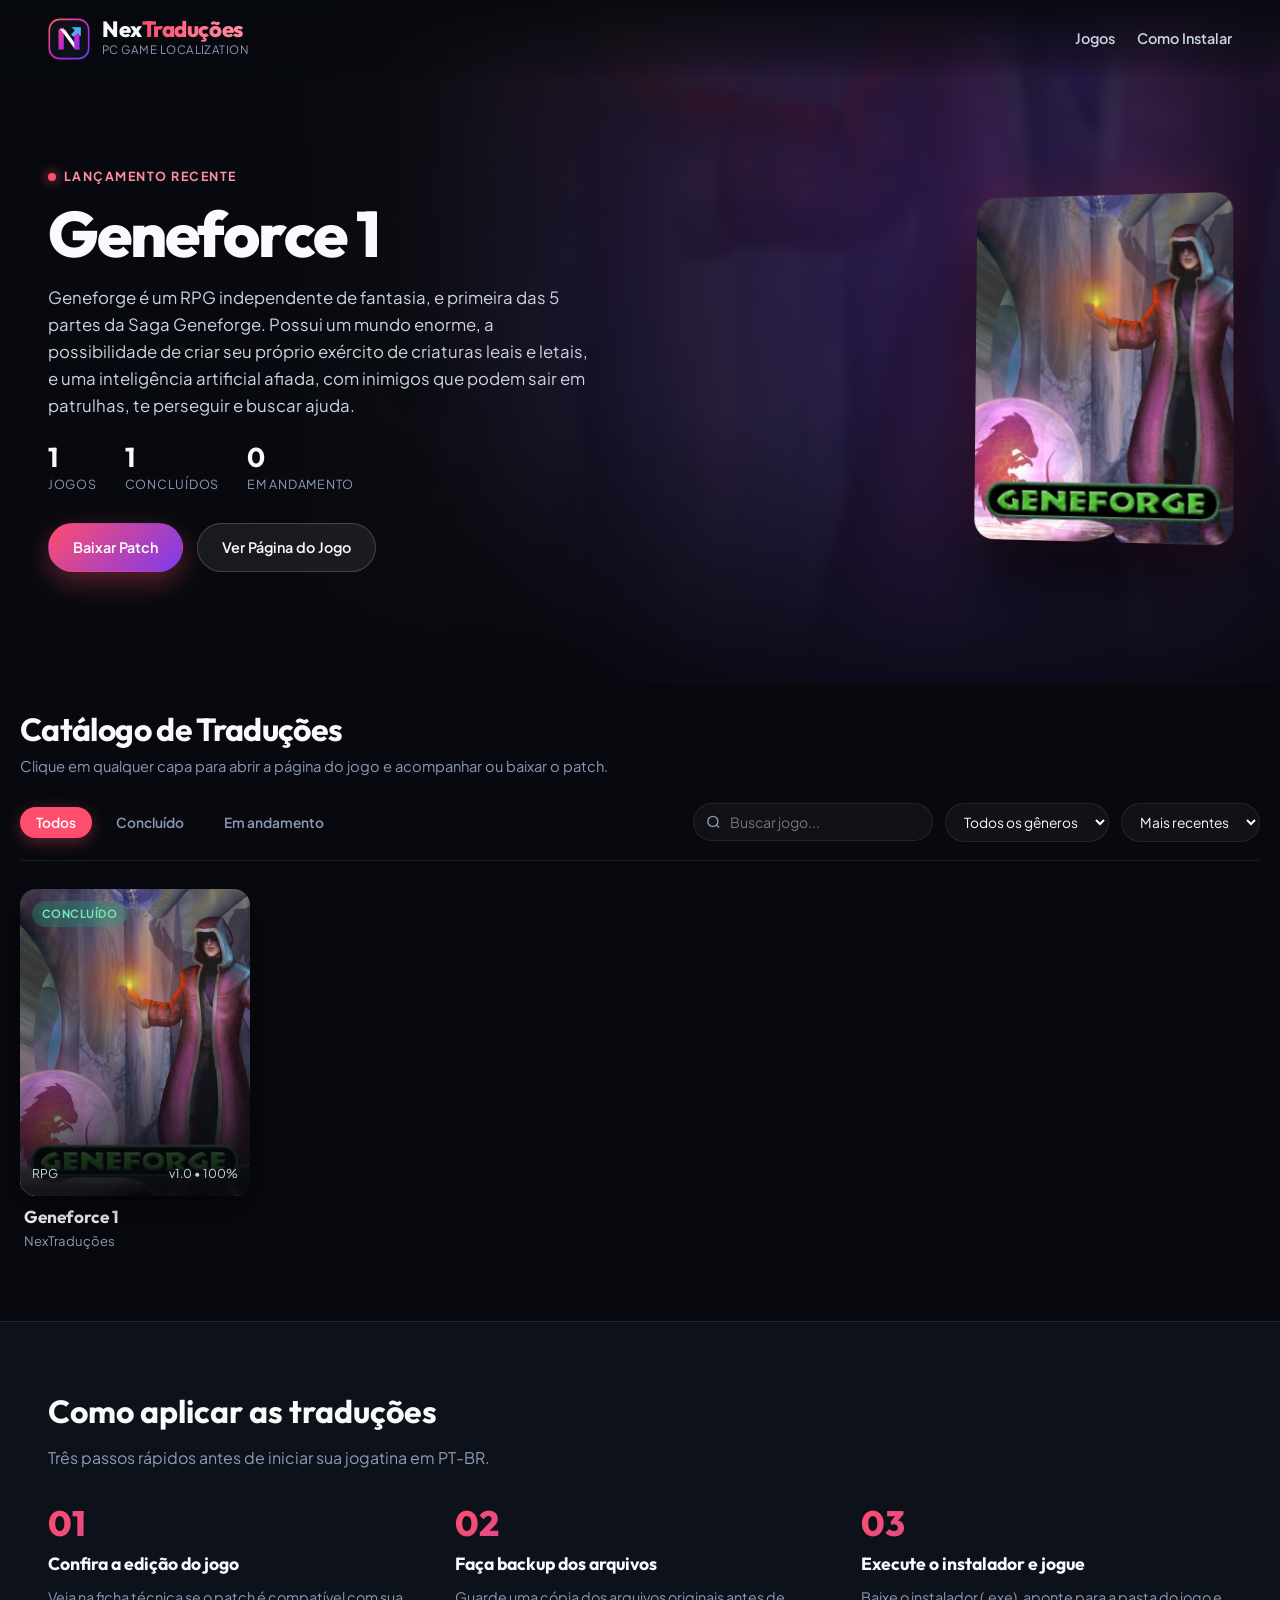
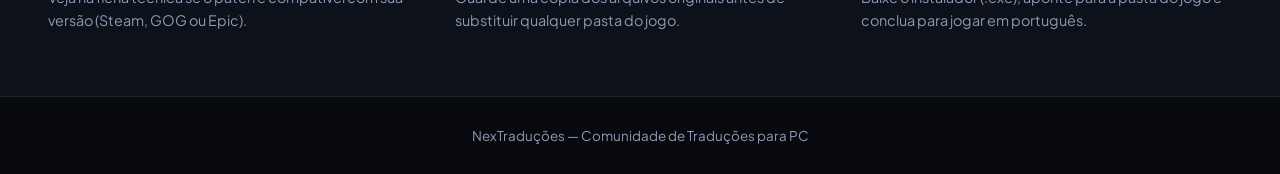
<file: index.html>
<!DOCTYPE html>
<html lang="pt-BR">
<head>
  <meta charset="UTF-8">
  <meta name="viewport" content="width=device-width, initial-scale=1.0">
  <title>NexTraduções — Patches e Traduções para Jogos de PC</title>
  <meta name="description" content="NexTraduções — Catálogo de traduções e patches em PT-BR para jogos de PC, com capas, informações, progresso e downloads diretos.">
  <meta name="robots" content="index, follow">
  <link rel="canonical" href="https://nextraducoes.github.io/">
  <meta property="og:type" content="website">
  <meta property="og:title" content="NexTraduções — Patches e Traduções para Jogos de PC">
  <meta property="og:description" content="Patches e traduções em Português (PT-BR) para jogos de PC com instruções claras e downloads.">
  <meta property="og:url" content="https://nextraducoes.github.io/">
  <meta property="og:image" content="https://nextraducoes.github.io/assets/img/logo.svg">
  <meta name="twitter:card" content="summary">
  <link rel="icon" href="assets/img/logo.svg" type="image/svg+xml">
  <link rel="stylesheet" href="assets/css/style.css">
</head>
<body>
  <header class="site-header">
    <div class="header-inner">
      <a href="./" class="brand">
        <div class="brand-logo" style="background: transparent; box-shadow: none;" aria-hidden="true">
          <img src="assets/img/logo.svg" alt="" width="42" height="42" style="display: block; width: 42px; height: 42px;">
        </div>
        <div class="brand-text">
          <span class="brand-title">Nex<span>Traduções</span></span>
          <span class="brand-sub">PC Game Localization</span>
        </div>
      </a>
      <nav class="header-nav" aria-label="Navegação principal">
        <a href="#catalogo" class="nav-link">Jogos</a>
        <a href="#como-instalar" class="nav-link">Como Instalar</a>
      </nav>
    </div>
  </header>

  <section id="heroSection" class="hero-full" aria-label="Destaque">
    <div id="heroBg" class="hero-bg"></div>
    <div class="hero-overlay"></div>
    <div class="container hero-grid">
      <div>
        <span class="hero-kicker">
          <span class="pulse-dot"></span>
          <span id="heroBadgeText">Traduções para Jogos de PC</span>
        </span>
        <h1 id="heroTitle" class="hero-title">Jogue seus títulos favoritos em Português.</h1>
        <p id="heroDesc" class="hero-desc">
          Patches feitos e organizados para PC com instruções claras, capas e downloads diretos.
        </p>
        <div class="hero-inline-stats">
          <div class="inline-stat">
            <strong id="statTotal">0</strong>
            <span>Jogos</span>
          </div>
          <div class="inline-stat">
            <strong id="statDone">0</strong>
            <span>Concluídos</span>
          </div>
          <div class="inline-stat">
            <strong id="statWip">0</strong>
            <span>Em andamento</span>
          </div>
        </div>
        <div id="heroActions" class="hero-actions">
          <a href="#catalogo" class="btn btn-primary">Explorar Jogos</a>
          <a href="#como-instalar" class="btn">Como Instalar</a>
        </div>
      </div>

      <div class="hero-poster-wrap">
        <div id="heroPoster" class="hero-poster hidden"></div>
      </div>
    </div>
  </section>

  <main style="flex: 1;">
    <section id="catalogo" class="container catalog-section">
      <div class="catalog-top">
        <div class="catalog-heading">
          <h2>Catálogo de Traduções</h2>
          <p>Clique em qualquer capa para abrir a página do jogo e acompanhar ou baixar o patch.</p>
        </div>
      </div>

      <div class="filter-bar">
        <div id="statusPills" class="filter-pills" role="tablist" aria-label="Filtrar por status">
          <button type="button" class="pill-btn active" data-status="all">Todos</button>
          <button type="button" class="pill-btn" data-status="Concluído">Concluído</button>
          <button type="button" class="pill-btn" data-status="Em andamento">Em andamento</button>
        </div>

        <div class="filter-inputs">
          <div class="search-wrap">
            <svg class="search-icon" width="15" height="15" viewBox="0 0 24 24" fill="none" stroke="currentColor" stroke-width="2.2">
              <circle cx="11" cy="11" r="8"></circle>
              <line x1="21" y1="21" x2="16.65" y2="16.65"></line>
            </svg>
            <input id="searchInput" class="search-input" type="search" placeholder="Buscar jogo...">
          </div>
          <select id="genreFilter" class="select-input" aria-label="Filtrar por gênero">
            <option value="all">Todos os gêneros</option>
            <option value="RPG">RPG</option>
            <option value="Ação">Ação</option>
            <option value="Aventura">Aventura</option>
            <option value="Visual Novel">Visual Novel</option>
            <option value="Estratégia">Estratégia</option>
            <option value="Terror">Terror</option>
            <option value="Indie">Indie</option>
            <option value="Outro">Outro</option>
          </select>
          <select id="sortFilter" class="select-input" aria-label="Ordenar por">
            <option value="recent">Mais recentes</option>
            <option value="az">A-Z</option>
            <option value="progress">Progresso</option>
          </select>
        </div>
      </div>

      <div id="gamesGrid" class="games-grid" aria-live="polite">
        <div class="skeleton"></div>
        <div class="skeleton"></div>
        <div class="skeleton"></div>
        <div class="skeleton"></div>
      </div>
    </section>

    <section id="como-instalar" class="guide-band">
      <div class="container">
        <h2>Como aplicar as traduções</h2>
        <p class="guide-lead">Três passos rápidos antes de iniciar sua jogatina em PT-BR.</p>
        <div class="guide-steps">
          <div class="guide-step">
            <span class="step-num">01</span>
            <h3>Confira a edição do jogo</h3>
            <p>Veja na ficha técnica se o patch é compatível com sua versão (Steam, GOG ou Epic).</p>
          </div>
          <div class="guide-step">
            <span class="step-num">02</span>
            <h3>Faça backup dos arquivos</h3>
            <p>Guarde uma cópia dos arquivos originais antes de substituir qualquer pasta do jogo.</p>
          </div>
          <div class="guide-step">
            <span class="step-num">03</span>
            <h3>Execute o instalador e jogue</h3>
            <p>Baixe o instalador (.exe), aponte para a pasta do jogo e conclua para jogar em português.</p>
          </div>
        </div>
      </div>
    </section>
  </main>

  <footer class="site-footer">
    <div class="container">
      NexTraduções &mdash; Comunidade de Traduções para PC
    </div>
  </footer>

  <script src="assets/js/app.js"></script>
</body>
</html>
</file>
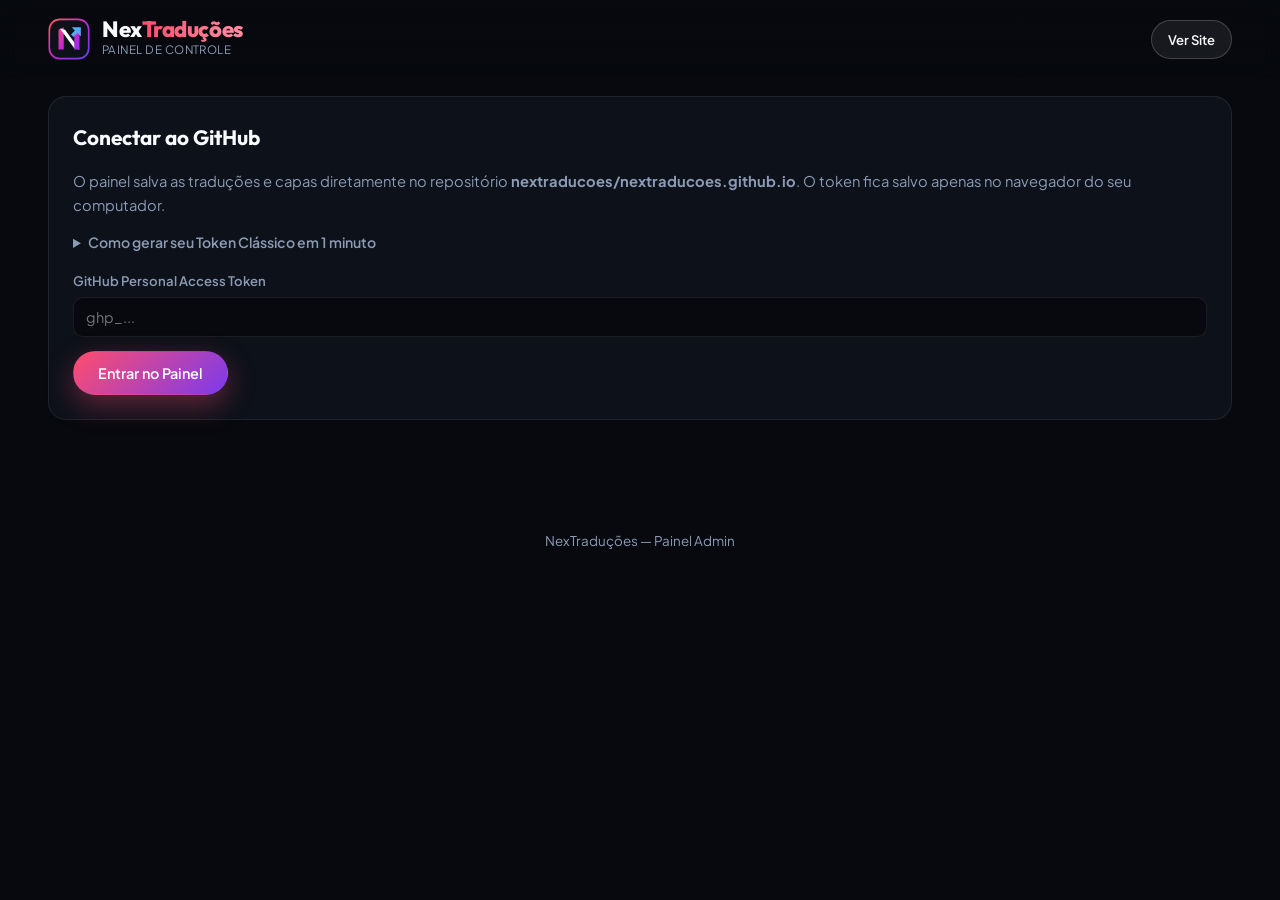
<file: admin/index.html>
<!DOCTYPE html>
<html lang="pt-BR">
<head>
  <meta charset="UTF-8">
  <meta name="viewport" content="width=device-width, initial-scale=1.0">
  <title>Painel Admin — NexTraduções</title>
  <meta name="robots" content="noindex, nofollow">
  <link rel="icon" href="../assets/img/logo.svg" type="image/svg+xml">
  <link rel="stylesheet" href="../assets/css/style.css">
</head>
<body>
  <header class="site-header">
    <div class="header-inner">
      <a href="../" class="brand">
        <div class="brand-logo" style="background: transparent; box-shadow: none;" aria-hidden="true">
          <img src="../assets/img/logo.svg" alt="" width="42" height="42" style="display: block; width: 42px; height: 42px;">
        </div>
        <div class="brand-text">
          <span class="brand-title">Nex<span>Traduções</span></span>
          <span class="brand-sub">Painel de Controle</span>
        </div>
      </a>
      <div class="header-nav">
        <a href="../" class="btn btn-sm">Ver Site</a>
        <button id="logoutBtn" type="button" class="btn btn-sm btn-danger hidden">Sair (Limpar Token)</button>
      </div>
    </div>
  </header>

  <main class="container admin-main">
    <div id="alertBox" class="alert hidden" role="status"></div>

    <section id="loginSection" class="panel-card">
      <h2>Conectar ao GitHub</h2>
      <p style="color: var(--muted); margin-bottom: 14px; font-size: 0.92rem;">
        O painel salva as traduções e capas diretamente no repositório <strong>nextraducoes/nextraducoes.github.io</strong>.
        O token fica salvo apenas no navegador do seu computador.
      </p>
      <details style="margin-bottom: 16px; color: var(--muted); font-size: 0.88rem;">
        <summary style="cursor: pointer; color: var(--accent-bright); font-weight: 600;">Como gerar seu Token Clássico em 1 minuto</summary>
        <ol style="margin: 10px 0 0 20px; line-height: 1.7;">
          <li>Acesse <code>https://github.com/settings/tokens/new</code>.</li>
          <li>Em <strong>Note</strong>, dê um nome (ex: <code>painel-nextraducoes</code>).</li>
          <li>Marque a caixinha <strong><code>repo</code></strong>.</li>
          <li>Clique em <strong>Generate token</strong>, copie o código <code>ghp_...</code> e cole abaixo.</li>
        </ol>
      </details>

      <form id="loginForm" class="form-grid">
        <div class="form-group full">
          <label for="tokenInput">GitHub Personal Access Token</label>
          <input id="tokenInput" class="form-control" type="password" placeholder="ghp_..." required>
        </div>
        <div class="form-group full">
          <button id="loginBtn" type="submit" class="btn btn-primary" style="width: fit-content;">Entrar no Painel</button>
        </div>
      </form>
    </section>

    <div id="adminSection" class="hidden">
      <div class="admin-layout">
        <div>
          <section class="panel-card">
            <h2 id="formHeading">Nova Tradução</h2>
            <form id="gameForm" class="form-grid">
              <div class="form-group">
                <label for="titulo">Nome do Jogo *</label>
                <input id="titulo" class="form-control" type="text" placeholder="Ex: Geneforge 1 - Mutagen" required>
              </div>

              <div class="form-group">
                <label for="genero">Gênero</label>
                <select id="genero" class="form-control">
                  <option value="RPG">RPG</option>
                  <option value="Ação">Ação</option>
                  <option value="Aventura">Aventura</option>
                  <option value="Visual Novel">Visual Novel</option>
                  <option value="Estratégia">Estratégia</option>
                  <option value="Terror">Terror</option>
                  <option value="Indie">Indie</option>
                  <option value="Outro">Outro</option>
                </select>
              </div>

              <div class="form-group">
                <label for="status">Status *</label>
                <select id="status" class="form-control">
                  <option value="Concluído">Concluído</option>
                  <option value="Em andamento">Em andamento</option>
                  
                  
                </select>
              </div>

              <div class="form-group">
                <label for="progresso">Progresso (%)</label>
                <input id="progresso" class="form-control" type="number" min="0" max="100" value="100">
              </div>

              <div class="form-group">
                <label for="versao">Versão do Patch</label>
                <input id="versao" class="form-control" type="text" placeholder="Ex: v1.0" value="v1.0">
              </div>

              <div class="form-group">
                <label for="plataforma">Compatibilidade (PC)</label>
                <input id="plataforma" class="form-control" type="text" value="PC (Steam / GOG / Epic)">
              </div>

              <div class="form-group">
                <label for="autor">Autor / Equipe</label>
                <input id="autor" class="form-control" type="text" value="NexTraduções">
              </div>

              <div class="form-group">
                <label for="lojaUrl">Link da Loja Oficial (opcional)</label>
                <input id="lojaUrl" class="form-control" type="url" placeholder="https://store.steampowered.com/app/...">
              </div>

              <div class="form-group">
                <label id="downloadUrlLabel" for="downloadUrl">Link Externo de Download *</label>
                <input id="downloadUrl" class="form-control" type="url" placeholder="https://drive.google.com/...">
              </div>

              <div class="form-group">
                <label for="mirror">Nome do Servidor (opcional)</label>
                <input id="mirror" class="form-control" type="text" placeholder="Ex: Google Drive, MediaFire, Mega">
              </div>

              <div class="form-group full">
                <label class="checkbox-row">
                  <input id="destaque" type="checkbox">
                  <span><strong>Destacar no topo do site</strong> (exibe este jogo no banner principal da página inicial)</span>
                </label>
              </div>

              <div class="form-group full">
                <label for="coverFile">Capa do Jogo (enviar imagem do PC ou colar URL abaixo)</label>
                <div class="cover-preview-box">
                  <img id="coverPreview" class="cover-preview-img hidden" alt="Prévia da capa">
                  <div style="flex: 1; min-width: 240px; display: flex; flex-direction: column; gap: 8px;">
                    <input id="coverFile" class="form-control" type="file" accept="image/png, image/jpeg, image/webp">
                    <input id="capaUrl" class="form-control" type="text" placeholder="Ou cole a URL da imagem (https://...)">
                  </div>
                </div>
              </div>

              <div class="form-group full">
                <label for="sinopse">Sinopse do Jogo (aparece no destaque da página inicial)</label><textarea id="sinopse" class="form-control" placeholder="Resumo curto da história ou proposta do jogo para atrair visitantes..."></textarea></div><div class="form-group full"><label for="descricao">Descrição e Informações</label>
                <textarea id="descricao" class="form-control" placeholder="O que foi traduzido (menus, diálogos, texturas), versão do jogo compatível, observações..."></textarea>
              </div>

              <div class="form-group full">
                <label for="instalacao">Instruções de Instalação</label>
                <textarea id="instalacao" class="form-control" placeholder="1. Baixe o instalador (.exe)&#10;2. Execute como administrador (se necessário)&#10;3. Selecione a pasta do jogo e avance até concluir"></textarea>
              </div>

              <div class="form-group full" style="flex-direction: row; gap: 10px; flex-wrap: wrap;">
                <button id="submitBtn" type="submit" class="btn btn-primary">Publicar Tradução</button>
                <button id="cancelEditBtn" type="button" class="btn hidden">Cancelar Edição</button>
              </div>
            </form>
          </section>

          <section class="panel-card">
            <h2>Traduções Publicadas</h2>
            <div id="adminList" class="admin-list"></div>
          </section>
        </div>

        <aside class="preview-sticky">
          <div class="panel-card">
            <h2>Prévia do Card</h2>
            <article class="game-card" style="cursor: default;">
              <div class="cover-wrap">
                <img id="liveCardImg" class="hidden" alt="Prévia">
                <div id="liveCardPlaceholder" class="cover-placeholder">Sem capa</div>
                <div class="cover-gradient"></div>
                <span id="liveCardStatus" class="badge cover-badge badge-concluido">Concluído</span>
                <span id="liveCardGenre" class="badge genre-badge">RPG</span>
              </div>
              <div class="card-body">
                <h3 id="liveCardTitle" class="card-title">Nome do Jogo</h3>
                <div class="card-meta">
                  <span id="liveCardVersion">v1.0</span>
                  <span id="liveCardProgressText">100%</span>
                </div>
                <div class="progress-bar">
                  <div id="liveCardProgressBar" class="progress-fill" style="width: 100%;"></div>
                </div>
                <p id="liveCardDesc" class="card-desc">A descrição do projeto aparecerá aqui.</p>
                <div class="card-footer">
                  <span id="liveCardAuthor">NexTraduções</span>
                  <span class="card-cta">Ver ficha →</span>
                </div>
              </div>
            </article>
          </div>
        </aside>
      </div>
    </div>
  </main>

  <footer class="site-footer">
    <div class="container">
      NexTraduções &mdash; Painel Admin
    </div>
  </footer>

  <script src="../assets/js/admin.js"></script>
</body>
</html>
</file>
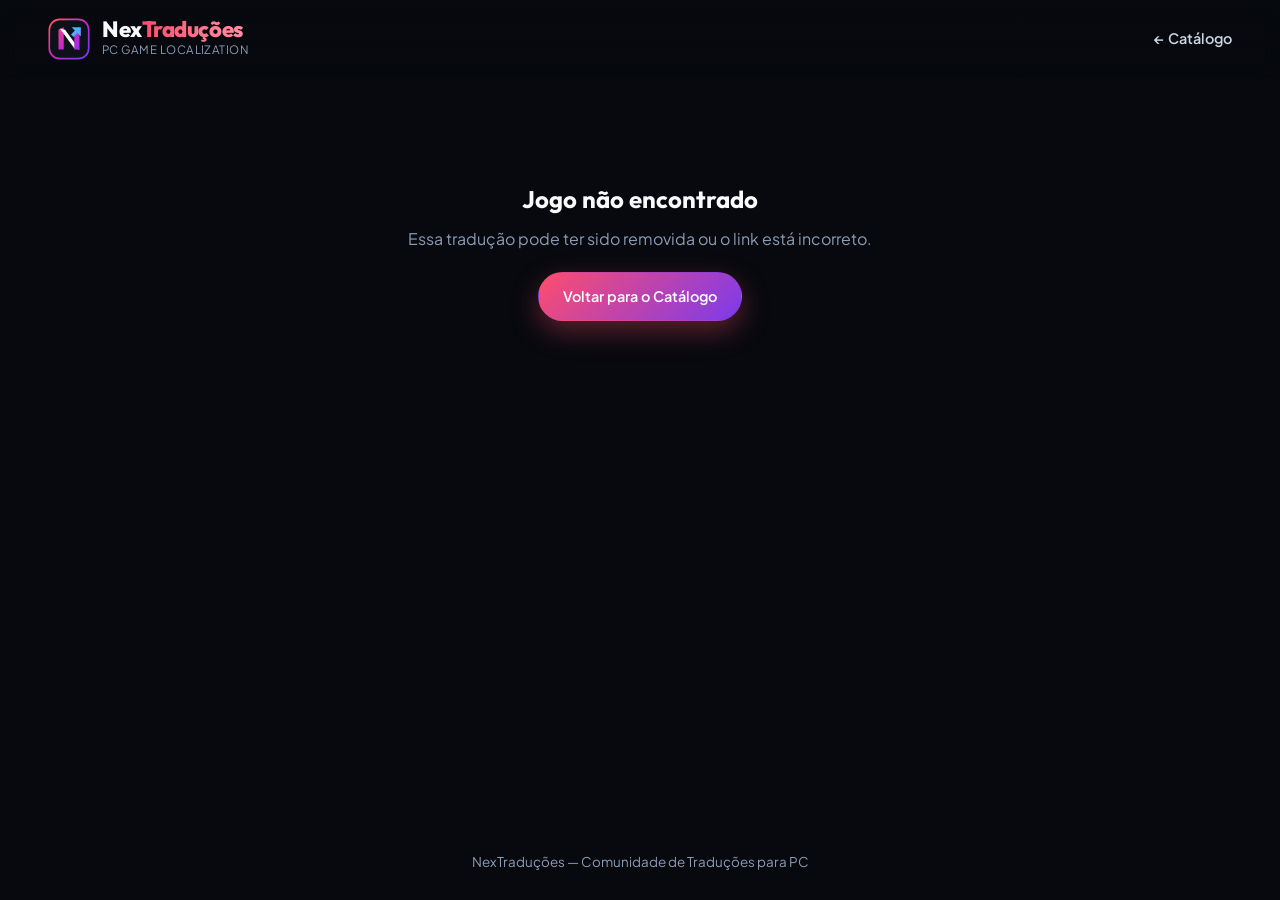
<file: jogo/index.html>
<!DOCTYPE html>
<html lang="pt-BR">
<head>
  <meta charset="UTF-8">
  <meta name="viewport" content="width=device-width, initial-scale=1.0">
  <title>Carregando... — NexTraduções</title>
  <meta name="description" content="Ficha técnica, progresso, instruções de instalação e download da tradução PT-BR na NexTraduções.">
  <meta name="robots" content="index, follow">
  <link id="canonicalLink" rel="canonical" href="https://nextraducoes.github.io/jogo/">
  <meta property="og:type" content="article">
  <meta id="ogTitle" property="og:title" content="Tradução de Jogo — NexTraduções">
  <meta id="ogDesc" property="og:description" content="Confira a tradução em PT-BR para PC na NexTraduções.">
  <meta id="ogUrl" property="og:url" content="https://nextraducoes.github.io/jogo/">
  <meta id="ogImage" property="og:image" content="https://nextraducoes.github.io/assets/img/logo.svg">
  <link rel="icon" href="../assets/img/logo.svg" type="image/svg+xml">
  <link rel="stylesheet" href="../assets/css/style.css">
</head>
<body>
  <header class="site-header">
    <div class="header-inner">
      <a href="../" class="brand">
        <div class="brand-logo" style="background: transparent; box-shadow: none;" aria-hidden="true">
          <img src="../assets/img/logo.svg" alt="" width="42" height="42" style="display: block; width: 42px; height: 42px;">
        </div>
        <div class="brand-text">
          <span class="brand-title">Nex<span>Traduções</span></span>
          <span class="brand-sub">PC Game Localization</span>
        </div>
      </a>
      <nav class="header-nav" aria-label="Navegação principal">
        <a href="../" class="nav-link">&larr; Catálogo</a>
        
      </nav>
    </div>
  </header>

  <main style="flex: 1;">
    <div id="loadingState" class="container" style="padding-top: 130px; text-align: center;">
      <p style="color: var(--muted);">Carregando informações do jogo...</p>
    </div>

    <div id="notFoundState" class="container empty-state hidden" style="margin-top: 120px;">
      <h2>Jogo não encontrado</h2>
      <p style="margin-bottom: 20px;">Essa tradução pode ter sido removida ou o link está incorreto.</p>
      <a href="../" class="btn btn-primary">Voltar para o Catálogo</a>
    </div>

    <article id="gameContent" class="hidden">
      <section class="game-hero">
        <div id="gameHeroBg" class="hero-bg"></div>
        <div class="hero-overlay"></div>
        <div class="container game-hero-grid">
          <div id="gameCover" class="game-cover-large"></div>
          <div>
            <div style="display: flex; gap: 8px; flex-wrap: wrap; margin-bottom: 12px;">
              <span id="gameBadge" class="badge"></span>
              <span id="gameGenre" class="badge" style="background: rgba(255,255,255,0.08); color: var(--text-soft);"></span>
            </div>
            <h1 id="gameTitle" class="hero-title" style="font-size: clamp(2rem, 4vw, 3.2rem); margin-bottom: 10px;"></h1>

            <div class="game-page-meta">
              <div><strong>Versão</strong><span id="gameVersao"></span></div>
              <div><strong>Progresso</strong><span id="gameProgresso"></span></div>
              <div><strong>Plataforma</strong><span id="gamePlataforma"></span></div>
              <div><strong>Autor</strong><span id="gameAutor"></span></div>
              <div><strong>Atualizado em</strong><span id="gameData"></span></div>
            </div>

            <div class="hero-actions" id="gameActions"></div>
          </div>
        </div>
      </section>

      <section class="container game-details-body">
        <div id="sinopseBlock" class="detail-block hidden" style="grid-column: 1 / -1;">
          <h2>Sinopse</h2>
          <p id="gameSinopse"></p>
        </div>
        <div class="detail-block">
          <h2>Sobre a tradução</h2>
          <p id="gameDesc"></p>
        </div>
        <div class="detail-block">
          <h2>Como instalar</h2>
          <p id="gameInstall"></p>
        </div>
      </section>
    </article>
  </main>

  <footer class="site-footer">
    <div class="container">
      NexTraduções &mdash; Comunidade de Traduções para PC
    </div>
  </footer>

  <script src="../assets/js/jogo.js"></script>
</body>
</html>
</file>
<file: assets/css/style.css>
@import url('https://fonts.googleapis.com/css2?family=Outfit:wght@500;600;700;800&family=Plus+Jakarta+Sans:wght@400;500;600;700&display=swap');

:root {
  color-scheme: dark;
  --bg: #07090e;
  --bg-alt: #0d111a;
  --surface: #131926;
  --surface-2: #1a2234;
  --border: rgba(255, 255, 255, 0.08);
  --text: #f8fafc;
  --text-soft: #cbd5e1;
  --muted: #8b9bb4;
  --accent: #ff4d6d;
  --accent-2: #7c3aed;
  --cyan: #38bdf8;
  --success: #10b981;
  --warning: #f59e0b;
  --danger: #ef4444;
}

* {
  box-sizing: border-box;
  margin: 0;
  padding: 0;
}

html {
  scroll-behavior: smooth;
}

body {
  font-family: 'Plus Jakarta Sans', -apple-system, BlinkMacSystemFont, sans-serif;
  background-color: var(--bg);
  color: var(--text);
  line-height: 1.6;
  min-height: 100vh;
  display: flex;
  flex-direction: column;
  overflow-x: hidden;
}

a {
  color: inherit;
  text-decoration: none;
}

.container {
  width: 100%;
  max-width: 1240px;
  margin: 0 auto;
  padding: 0 28px;
}

/* Seamless Full-Bleed Header */
.site-header {
  position: fixed;
  top: 0;
  left: 0;
  right: 0;
  z-index: 40;
  background: linear-gradient(to bottom, rgba(7, 9, 14, 0.9), rgba(7, 9, 14, 0.35) 75%, transparent);
  backdrop-filter: blur(10px);
  -webkit-backdrop-filter: blur(10px);
  transition: background 0.25s ease;
}

.header-inner {
  max-width: 1240px;
  margin: 0 auto;
  padding: 18px 28px;
  display: flex;
  align-items: center;
  justify-content: space-between;
  gap: 16px;
}

.brand {
  display: flex;
  align-items: center;
  gap: 12px;
}

.brand-logo {
  width: 42px;
  height: 42px;
  border-radius: 12px;
  background: linear-gradient(135deg, var(--accent), var(--accent-2));
  display: grid;
  place-items: center;
  box-shadow: 0 8px 24px rgba(255, 77, 109, 0.35);
  transition: transform 0.3s cubic-bezier(0.22, 1, 0.36, 1);
}

.brand:hover .brand-logo {
  transform: rotate(-6deg) scale(1.06);
}

.brand-text {
  display: flex;
  flex-direction: column;
}

.brand-title {
  font-family: 'Outfit', sans-serif;
  font-size: 1.38rem;
  font-weight: 800;
  letter-spacing: -0.02em;
  line-height: 1.05;
}

.brand-title span {
  background: linear-gradient(90deg, #ff4d6d, #ff8fa3);
  -webkit-background-clip: text;
  background-clip: text;
  color: transparent;
}

.brand-sub {
  font-size: 0.72rem;
  color: var(--muted);
  letter-spacing: 0.04em;
  text-transform: uppercase;
}

.header-nav {
  display: flex;
  align-items: center;
  gap: 22px;
}

.nav-link {
  color: var(--text-soft);
  font-size: 0.9rem;
  font-weight: 600;
  position: relative;
  transition: color 0.15s;
}

.nav-link::after {
  content: "";
  position: absolute;
  left: 0;
  bottom: -4px;
  width: 0;
  height: 2px;
  background: var(--accent);
  transition: width 0.22s ease;
}

.nav-link:hover {
  color: #fff;
}

.nav-link:hover::after {
  width: 100%;
}

/* Buttons */
.btn {
  display: inline-flex;
  align-items: center;
  justify-content: center;
  gap: 8px;
  padding: 12px 24px;
  border-radius: 999px;
  border: 1px solid rgba(255, 255, 255, 0.18);
  background: rgba(255, 255, 255, 0.07);
  color: var(--text);
  font-family: inherit;
  font-size: 0.9rem;
  font-weight: 600;
  cursor: pointer;
  transition: all 0.22s cubic-bezier(0.22, 1, 0.36, 1);
}

.btn:hover {
  background: rgba(255, 255, 255, 0.14);
  transform: translateY(-2px);
}

.btn:disabled {
  opacity: 0.55;
  cursor: not-allowed;
  transform: none;
}

.btn-primary {
  background: linear-gradient(135deg, var(--accent), var(--accent-2));
  border-color: transparent;
  color: #fff;
  box-shadow: 0 10px 28px rgba(255, 77, 109, 0.35);
}

.btn-primary:hover {
  box-shadow: 0 14px 36px rgba(255, 77, 109, 0.5);
  filter: brightness(1.08);
}

.btn-danger {
  background: rgba(239, 68, 68, 0.15);
  border-color: rgba(239, 68, 68, 0.35);
  color: #fca5a5;
}

.btn-sm {
  padding: 8px 16px;
  font-size: 0.82rem;
}

/* Full-Bleed Immersive Hero (NO rectangular box) */
.hero-full {
  position: relative;
  min-height: 76vh;
  display: flex;
  align-items: center;
  padding: 120px 0 70px;
  overflow: hidden;
}

.hero-bg {
  position: absolute;
  inset: 0;
  background-size: cover;
  background-position: center;
  opacity: 0.38;
  filter: blur(4px) saturate(1.2);
  transform: scale(1.06);
  animation: slowZoom 18s ease-in-out infinite alternate;
}

@keyframes slowZoom {
  from { transform: scale(1.04); }
  to { transform: scale(1.12); }
}

.hero-overlay {
  position: absolute;
  inset: 0;
  background:
    radial-gradient(circle at 75% 35%, rgba(124, 58, 237, 0.25), transparent 55%),
    linear-gradient(to right, var(--bg) 18%, rgba(7, 9, 14, 0.72) 55%, rgba(7, 9, 14, 0.45) 100%),
    linear-gradient(to top, var(--bg) 2%, transparent 40%);
}

.hero-grid {
  position: relative;
  z-index: 2;
  display: grid;
  grid-template-columns: 1.2fr 0.8fr;
  gap: 40px;
  align-items: center;
}

.hero-kicker {
  display: inline-flex;
  align-items: center;
  gap: 8px;
  font-size: 0.78rem;
  font-weight: 700;
  text-transform: uppercase;
  letter-spacing: 0.12em;
  color: #ff8fa3;
  margin-bottom: 14px;
}

.pulse-dot {
  width: 8px;
  height: 8px;
  border-radius: 50%;
  background: var(--accent);
  box-shadow: 0 0 12px var(--accent);
  animation: pulse 1.8s infinite;
}

@keyframes pulse {
  0%, 100% { opacity: 1; transform: scale(1); }
  50% { opacity: 0.45; transform: scale(0.8); }
}

.hero-title {
  font-family: 'Outfit', sans-serif;
  font-size: clamp(2.4rem, 5vw, 4rem);
  font-weight: 800;
  line-height: 1.04;
  letter-spacing: -0.03em;
  margin-bottom: 18px;
}

.hero-desc {
  color: var(--text-soft);
  font-size: 1.05rem;
  max-width: 540px;
  margin-bottom: 24px;
}

.hero-inline-stats {
  display: flex;
  flex-wrap: wrap;
  gap: 28px;
  margin-bottom: 28px;
}

.inline-stat {
  display: flex;
  flex-direction: column;
}

.inline-stat strong {
  font-family: 'Outfit', sans-serif;
  font-size: 1.7rem;
  font-weight: 700;
  line-height: 1;
}

.inline-stat span {
  font-size: 0.78rem;
  color: var(--muted);
  text-transform: uppercase;
  letter-spacing: 0.06em;
  margin-top: 4px;
}

.hero-actions {
  display: flex;
  flex-wrap: wrap;
  gap: 14px;
}

.hero-poster-wrap {
  display: flex;
  justify-content: flex-end;
}

.hero-poster {
  width: 260px;
  aspect-ratio: 3 / 4;
  border-radius: 20px;
  overflow: hidden;
  box-shadow: 0 30px 70px rgba(0, 0, 0, 0.75), 0 0 40px rgba(255, 77, 109, 0.2);
  transform: perspective(900px) rotateY(-8deg) rotateX(2deg);
  transition: transform 0.45s cubic-bezier(0.22, 1, 0.36, 1);
  background: var(--surface);
}

.hero-poster:hover {
  transform: perspective(900px) rotateY(0deg) rotateX(0deg) scale(1.03);
}

.hero-poster img {
  width: 100%;
  height: 100%;
  object-fit: cover;
  display: block;
}

@media (max-width: 860px) {
  .hero-full {
    min-height: auto;
    padding: 110px 0 48px;
  }
  .hero-grid {
    grid-template-columns: 1fr;
  }
  .hero-poster-wrap {
    display: none;
  }
}

/* Catalog Section (Open, borderless) */
.catalog-section {
  padding: 20px 0 70px;
}

.catalog-top {
  display: flex;
  align-items: flex-end;
  justify-content: space-between;
  gap: 20px;
  flex-wrap: wrap;
  margin-bottom: 24px;
}

.catalog-heading h2 {
  font-family: 'Outfit', sans-serif;
  font-size: 2rem;
  font-weight: 700;
  letter-spacing: -0.02em;
}

.catalog-heading p {
  color: var(--muted);
  font-size: 0.92rem;
}

/* Borderless Minimal Filter Bar */
.filter-bar {
  display: flex;
  align-items: center;
  justify-content: space-between;
  gap: 16px;
  flex-wrap: wrap;
  padding-bottom: 18px;
  margin-bottom: 28px;
  border-bottom: 1px solid var(--border);
}

.filter-pills {
  display: flex;
  gap: 8px;
  flex-wrap: wrap;
}

.pill-btn {
  padding: 7px 16px;
  border-radius: 999px;
  border: none;
  background: transparent;
  color: var(--muted);
  font-family: inherit;
  font-size: 0.86rem;
  font-weight: 600;
  cursor: pointer;
  transition: all 0.18s;
}

.pill-btn:hover {
  color: var(--text);
  background: rgba(255, 255, 255, 0.06);
}

.pill-btn.active {
  background: var(--accent);
  color: #fff;
  box-shadow: 0 4px 16px rgba(255, 77, 109, 0.35);
}

.filter-inputs {
  display: flex;
  gap: 12px;
  flex-wrap: wrap;
  align-items: center;
}

.search-wrap {
  position: relative;
}

.search-input {
  width: 240px;
  padding: 9px 14px 9px 36px;
  border-radius: 999px;
  border: 1px solid var(--border);
  background: rgba(255, 255, 255, 0.04);
  color: var(--text);
  font-family: inherit;
  font-size: 0.88rem;
  transition: width 0.25s ease, border-color 0.2s;
}

.search-input:focus {
  outline: none;
  width: 290px;
  border-color: var(--accent);
}

.search-icon {
  position: absolute;
  left: 13px;
  top: 50%;
  transform: translateY(-50%);
  color: var(--muted);
  pointer-events: none;
}

.select-input {
  padding: 9px 14px;
  border-radius: 999px;
  border: 1px solid var(--border);
  background: rgba(255, 255, 255, 0.04);
  color: var(--text);
  font-family: inherit;
  font-size: 0.86rem;
}

/* Poster-First Game Grid (NO heavy rectangular borders!) */
.games-grid {
  display: grid;
  grid-template-columns: repeat(auto-fill, minmax(230px, 1fr));
  gap: 28px 22px;
}

.game-card {
  cursor: pointer;
  display: flex;
  flex-direction: column;
  gap: 10px;
  opacity: 0;
  transform: translateY(18px);
  animation: cardReveal 0.45s cubic-bezier(0.22, 1, 0.36, 1) forwards;
}

@keyframes cardReveal {
  to {
    opacity: 1;
    transform: translateY(0);
  }
}

.cover-wrap {
  position: relative;
  aspect-ratio: 3 / 4;
  border-radius: 16px;
  overflow: hidden;
  background: var(--surface);
  box-shadow: 0 14px 30px rgba(0, 0, 0, 0.45);
  transition: transform 0.35s cubic-bezier(0.22, 1, 0.36, 1), box-shadow 0.35s ease;
}

.game-card:hover .cover-wrap {
  transform: translateY(-6px) scale(1.02);
  box-shadow: 0 24px 48px rgba(0, 0, 0, 0.65), 0 0 28px rgba(255, 77, 109, 0.22);
}

.cover-wrap img {
  width: 100%;
  height: 100%;
  object-fit: cover;
  display: block;
  transition: transform 0.5s ease;
}

.game-card:hover .cover-wrap img {
  transform: scale(1.06);
}

.cover-gradient {
  position: absolute;
  inset: auto 0 0 0;
  height: 55%;
  background: linear-gradient(to top, rgba(7, 9, 14, 0.94) 5%, transparent);
  pointer-events: none;
}

.cover-placeholder {
  width: 100%;
  height: 100%;
  display: grid;
  place-items: center;
  padding: 18px;
  text-align: center;
  color: var(--muted);
  font-weight: 600;
}

.badge {
  display: inline-flex;
  align-items: center;
  gap: 5px;
  padding: 4px 10px;
  border-radius: 999px;
  font-size: 0.7rem;
  font-weight: 700;
  text-transform: uppercase;
  letter-spacing: 0.04em;
}

.cover-badge {
  position: absolute;
  top: 12px;
  left: 12px;
  backdrop-filter: blur(8px);
}

.cover-bottom-meta {
  position: absolute;
  bottom: 12px;
  left: 12px;
  right: 12px;
  display: flex;
  justify-content: space-between;
  align-items: center;
  font-size: 0.76rem;
  color: var(--text-soft);
  z-index: 2;
}

.badge-concluido {
  background: rgba(16, 185, 129, 0.25);
  color: #6ee7b7;
}

.badge-andamento {
  background: rgba(245, 158, 11, 0.25);
  color: #fcd34d;
}

.badge-beta {
  background: rgba(56, 189, 248, 0.25);
  color: #7dd3fc;
}

.badge-pausado {
  background: rgba(239, 68, 68, 0.25);
  color: #fca5a5;
}

.card-info {
  padding: 0 4px;
}

.card-title {
  font-family: 'Outfit', sans-serif;
  font-size: 1.08rem;
  font-weight: 700;
  line-height: 1.25;
  color: var(--text);
  transition: color 0.15s;
}

.game-card:hover .card-title {
  color: #ff8fa3;
}

.card-sub {
  font-size: 0.82rem;
  color: var(--muted);
  margin-top: 2px;
}

/* Full-Bleed Guide Band (NO boxed cards) */
.guide-band {
  background: var(--bg-alt);
  padding: 64px 0;
  border-top: 1px solid var(--border);
  border-bottom: 1px solid var(--border);
}

.guide-band h2 {
  font-family: 'Outfit', sans-serif;
  font-size: 2rem;
  margin-bottom: 8px;
}

.guide-lead {
  color: var(--muted);
  margin-bottom: 36px;
}

.guide-steps {
  display: grid;
  grid-template-columns: repeat(auto-fit, minmax(240px, 1fr));
  gap: 36px;
}

.guide-step {
  display: flex;
  flex-direction: column;
  gap: 8px;
}

.step-num {
  font-family: 'Outfit', sans-serif;
  font-size: 2.2rem;
  font-weight: 800;
  background: linear-gradient(135deg, var(--accent), var(--accent-2));
  -webkit-background-clip: text;
  background-clip: text;
  color: transparent;
  line-height: 1;
}

.guide-step h3 {
  font-family: 'Outfit', sans-serif;
  font-size: 1.1rem;
}

.guide-step p {
  font-size: 0.9rem;
  color: var(--muted);
}

/* Empty state & Skeleton */
.empty-state {
  padding: 60px 24px;
  text-align: center;
  color: var(--muted);
}

.empty-state h2 {
  font-family: 'Outfit', sans-serif;
  color: var(--text);
  margin-bottom: 8px;
}

.skeleton {
  background: linear-gradient(90deg, var(--surface) 25%, var(--surface-2) 50%, var(--surface) 75%);
  background-size: 200% 100%;
  animation: shimmer 1.4s infinite;
  border-radius: 16px;
  aspect-ratio: 3 / 4;
}

@keyframes shimmer {
  0% { background-position: 200% 0; }
  100% { background-position: -200% 0; }
}

/* Modal */
.modal-backdrop {
  position: fixed;
  inset: 0;
  background: rgba(4, 6, 10, 0.85);
  backdrop-filter: blur(10px);
  display: none;
  align-items: center;
  justify-content: center;
  padding: 20px;
  z-index: 60;
}

.modal-backdrop.open {
  display: flex;
  animation: fadeIn 0.2s ease-out;
}

@keyframes fadeIn {
  from { opacity: 0; }
  to { opacity: 1; }
}

.modal {
  background: var(--bg-alt);
  border: 1px solid var(--border);
  border-radius: 22px;
  max-width: 840px;
  width: 100%;
  max-height: 90vh;
  overflow-y: auto;
  position: relative;
  box-shadow: 0 32px 80px rgba(0, 0, 0, 0.75);
}

.modal-close {
  position: absolute;
  top: 16px;
  right: 16px;
  width: 36px;
  height: 36px;
  border-radius: 999px;
  border: 1px solid var(--border);
  background: var(--surface);
  color: var(--text);
  font-size: 1.2rem;
  cursor: pointer;
  z-index: 5;
}

.modal-content {
  display: grid;
  grid-template-columns: 250px 1fr;
  gap: 28px;
  padding: 28px;
}

.modal-cover {
  aspect-ratio: 3 / 4;
  border-radius: 14px;
  overflow: hidden;
  background: var(--surface);
}

.modal-cover img {
  width: 100%;
  height: 100%;
  object-fit: cover;
  display: block;
}

.modal-info {
  display: flex;
  flex-direction: column;
  gap: 14px;
}

.modal-info h2 {
  font-family: 'Outfit', sans-serif;
  font-size: 1.8rem;
  line-height: 1.15;
  padding-right: 40px;
}

.info-grid {
  display: grid;
  grid-template-columns: repeat(auto-fit, minmax(130px, 1fr));
  gap: 12px;
  padding: 12px 0;
  border-top: 1px solid var(--border);
  border-bottom: 1px solid var(--border);
  font-size: 0.85rem;
}

.info-item strong {
  display: block;
  color: var(--muted);
  font-size: 0.7rem;
  text-transform: uppercase;
  letter-spacing: 0.05em;
}

.section-block h3 {
  font-size: 0.88rem;
  margin-bottom: 4px;
  color: #ff8fa3;
}

.section-block p {
  font-size: 0.92rem;
  color: var(--text-soft);
  white-space: pre-line;
}

.modal-actions {
  display: flex;
  flex-wrap: wrap;
  gap: 10px;
  margin-top: 6px;
}

@media (max-width: 680px) {
  .modal-content {
    grid-template-columns: 1fr;
  }
  .modal-cover {
    max-width: 210px;
    margin: 0 auto;
  }
}

/* Admin Panel styles (kept clean and compatible) */
.admin-main {
  padding-top: 96px;
  padding-bottom: 60px;
}

.admin-layout {
  display: grid;
  grid-template-columns: 1.45fr 0.75fr;
  gap: 24px;
  align-items: start;
}

@media (max-width: 960px) {
  .admin-layout {
    grid-template-columns: 1fr;
  }
}

.preview-sticky {
  position: sticky;
  top: 90px;
}

.panel-card {
  background: var(--bg-alt);
  border: 1px solid var(--border);
  border-radius: 18px;
  padding: 24px;
  margin-bottom: 22px;
}

.panel-card h2 {
  font-family: 'Outfit', sans-serif;
  font-size: 1.3rem;
  margin-bottom: 16px;
}

.form-grid {
  display: grid;
  grid-template-columns: repeat(auto-fit, minmax(210px, 1fr));
  gap: 14px;
}

.form-group {
  display: flex;
  flex-direction: column;
  gap: 6px;
}

.form-group.full {
  grid-column: 1 / -1;
}

.form-group label {
  font-size: 0.82rem;
  font-weight: 600;
  color: var(--muted);
}

.checkbox-row {
  display: flex;
  align-items: center;
  gap: 10px;
  padding: 11px 14px;
  border-radius: 10px;
  border: 1px solid var(--border);
  background: var(--bg);
  cursor: pointer;
}

.checkbox-row input {
  width: 17px;
  height: 17px;
  accent-color: var(--accent);
}

.form-control {
  width: 100%;
  padding: 10px 12px;
  border-radius: 10px;
  border: 1px solid var(--border);
  background: var(--bg);
  color: var(--text);
  font-size: 0.9rem;
  font-family: inherit;
}

.form-control:focus {
  outline: none;
  border-color: var(--accent);
}

textarea.form-control {
  min-height: 88px;
  resize: vertical;
}

.cover-preview-box {
  display: flex;
  align-items: center;
  gap: 16px;
  flex-wrap: wrap;
}

.cover-preview-img {
  width: 84px;
  height: 112px;
  object-fit: cover;
  border-radius: 10px;
  border: 1px solid var(--border);
  background: var(--surface);
}

.alert {
  padding: 12px 16px;
  border-radius: 12px;
  font-size: 0.9rem;
  margin-bottom: 18px;
  border: 1px solid var(--border);
  background: var(--surface);
}

.alert-success {
  border-color: rgba(16, 185, 129, 0.45);
  background: rgba(16, 185, 129, 0.12);
  color: #6ee7b7;
}

.alert-error {
  border-color: rgba(239, 68, 68, 0.45);
  background: rgba(239, 68, 68, 0.12);
  color: #fca5a5;
}

.admin-list {
  display: flex;
  flex-direction: column;
  gap: 10px;
}

.admin-item {
  display: flex;
  align-items: center;
  justify-content: space-between;
  gap: 12px;
  padding: 12px;
  border-radius: 12px;
  border: 1px solid var(--border);
  background: var(--bg);
  flex-wrap: wrap;
}

.admin-item-left {
  display: flex;
  align-items: center;
  gap: 12px;
}

.admin-thumb {
  width: 46px;
  height: 62px;
  object-fit: cover;
  border-radius: 8px;
  background: var(--surface);
}

.admin-item-actions {
  display: flex;
  gap: 8px;
}

.site-footer {
  padding: 28px 0;
  text-align: center;
  font-size: 0.84rem;
  color: var(--muted);
}

.hidden {
  display: none !important;
}
/* Individual Game Page */
.game-hero {
  position: relative;
  padding: 120px 0 56px;
  overflow: hidden;
}

.game-hero-grid {
  position: relative;
  z-index: 2;
  display: grid;
  grid-template-columns: 270px 1fr;
  gap: 40px;
  align-items: start;
}

.game-cover-large {
  aspect-ratio: 3 / 4;
  border-radius: 18px;
  overflow: hidden;
  background: var(--surface);
  box-shadow: 0 28px 65px rgba(0, 0, 0, 0.7);
}

.game-cover-large img {
  width: 100%;
  height: 100%;
  object-fit: cover;
  display: block;
}

.game-page-meta {
  display: flex;
  flex-wrap: wrap;
  gap: 24px;
  padding: 18px 0;
  margin: 18px 0;
  border-top: 1px solid var(--border);
  border-bottom: 1px solid var(--border);
}

.game-page-meta div strong {
  display: block;
  font-size: 0.72rem;
  text-transform: uppercase;
  letter-spacing: 0.06em;
  color: var(--muted);
}

.game-page-meta div span {
  font-size: 0.96rem;
  font-weight: 600;
}

.game-details-body {
  padding: 20px 0 80px;
  display: grid;
  grid-template-columns: 1.3fr 0.9fr;
  gap: 48px;
}

.detail-block h2 {
  font-family: 'Outfit', sans-serif;
  font-size: 1.35rem;
  margin-bottom: 10px;
  color: #ff8fa3;
}

.detail-block p {
  color: var(--text-soft);
  white-space: pre-line;
  font-size: 0.96rem;
}

.wip-notice {
  display: inline-flex;
  align-items: center;
  gap: 10px;
  padding: 12px 18px;
  border-radius: 12px;
  background: rgba(245, 158, 11, 0.12);
  border: 1px solid rgba(245, 158, 11, 0.35);
  color: #fcd34d;
  font-size: 0.9rem;
  font-weight: 600;
}

@media (max-width: 820px) {
  .game-hero-grid,
  .game-details-body {
    grid-template-columns: 1fr;
  }
  .game-cover-large {
    max-width: 240px;
  }
}
</file>
